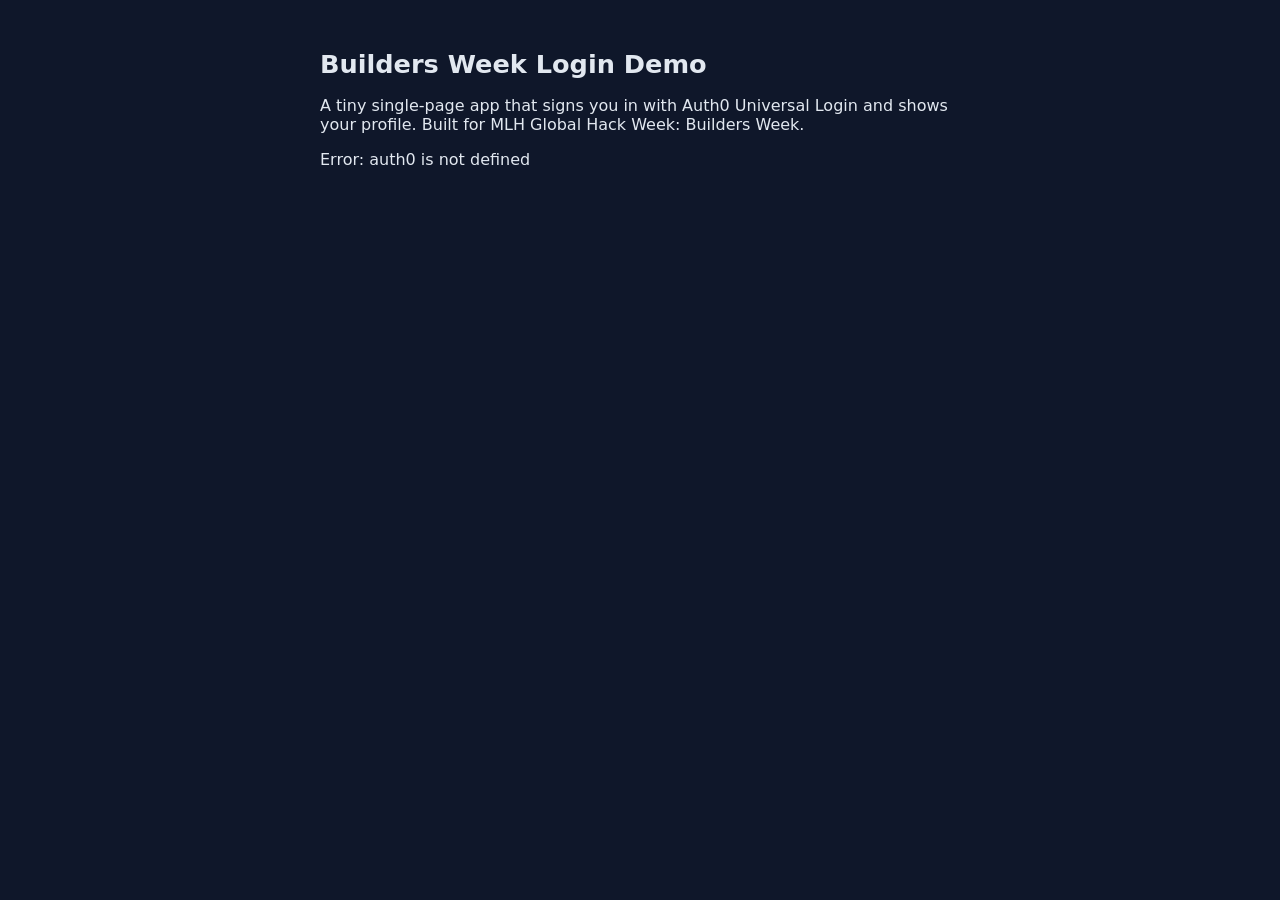
<file: auth0-demo/index.html>
<!DOCTYPE html>
<html lang="en">
<head>
<meta charset="utf-8" />
<meta name="viewport" content="width=device-width, initial-scale=1" />
<title>Builders Week Login Demo - Auth0</title>
<style>
  body { font-family: system-ui, sans-serif; background: #0f172a; color: #e2e8f0; margin: 0; padding: 2rem; }
  main { max-width: 640px; margin: 0 auto; }
  h1 { font-size: 1.6rem; }
  button { background: #6366f1; color: #fff; border: 0; border-radius: 8px; padding: 0.6rem 1.2rem; font-size: 1rem; cursor: pointer; }
  button:hover { background: #4f46e5; }
  pre { background: #1e293b; padding: 1rem; border-radius: 8px; overflow: auto; }
  #status { margin: 1rem 0; }
</style>
</head>
<body>
<main>
  <h1>Builders Week Login Demo</h1>
  <p>A tiny single-page app that signs you in with Auth0 Universal Login and shows your profile. Built for MLH Global Hack Week: Builders Week.</p>
  <p id="status">Loading...</p>
  <button id="login" hidden>Log in</button>
  <button id="logout" hidden>Log out</button>
  <pre id="profile" hidden></pre>
</main>
<script src="https://cdn.auth0.com/js/auth0-spa-js/2.0/auth0-spa-js.production.js"></script>
<script>
  var AUTH0_DOMAIN = 'dev-kcit4n6rij20q4zi.us.auth0.com';
  var AUTH0_CLIENT_ID = '7wyHonMGCMit8P772fQZd2CKH0SffdcA';
  var auth0Client = null;
  var statusEl = document.getElementById('status');
  var loginBtn = document.getElementById('login');
  var logoutBtn = document.getElementById('logout');
  var profileEl = document.getElementById('profile');

  function setStatus(text) { statusEl.textContent = text; }

  async function updateUI() {
    var isAuthenticated = await auth0Client.isAuthenticated();
    loginBtn.hidden = isAuthenticated;
    logoutBtn.hidden = !isAuthenticated;
    if (isAuthenticated) {
      var user = await auth0Client.getUser();
      setStatus('Signed in as ' + user.name + ' (' + user.email + ')');
      profileEl.hidden = false;
      profileEl.textContent = JSON.stringify(user, null, 2);
    } else {
      setStatus('You are not signed in yet. Click "Log in" to sign in with Auth0.');
      profileEl.hidden = true;
    }
  }

  async function init() {
    auth0Client = await auth0.createAuth0Client({
      domain: AUTH0_DOMAIN,
      clientId: AUTH0_CLIENT_ID,
      authorizationParams: { redirect_uri: window.location.href }
    });
    if (location.search.indexOf('code=') !== -1 && location.search.indexOf('state=') !== -1) {
      await auth0Client.handleRedirectCallback();
      window.history.replaceState({}, document.title, window.location.pathname);
    }
    await updateUI();
    loginBtn.addEventListener('click', function () { auth0Client.loginWithRedirect(); });
    logoutBtn.addEventListener('click', function () {
      auth0Client.logout({ logoutParams: { returnTo: window.location.href } });
    });
  }

  init().catch(function (err) { setStatus('Error: ' + err.message); });
</script>
</body>
</html>
</file>
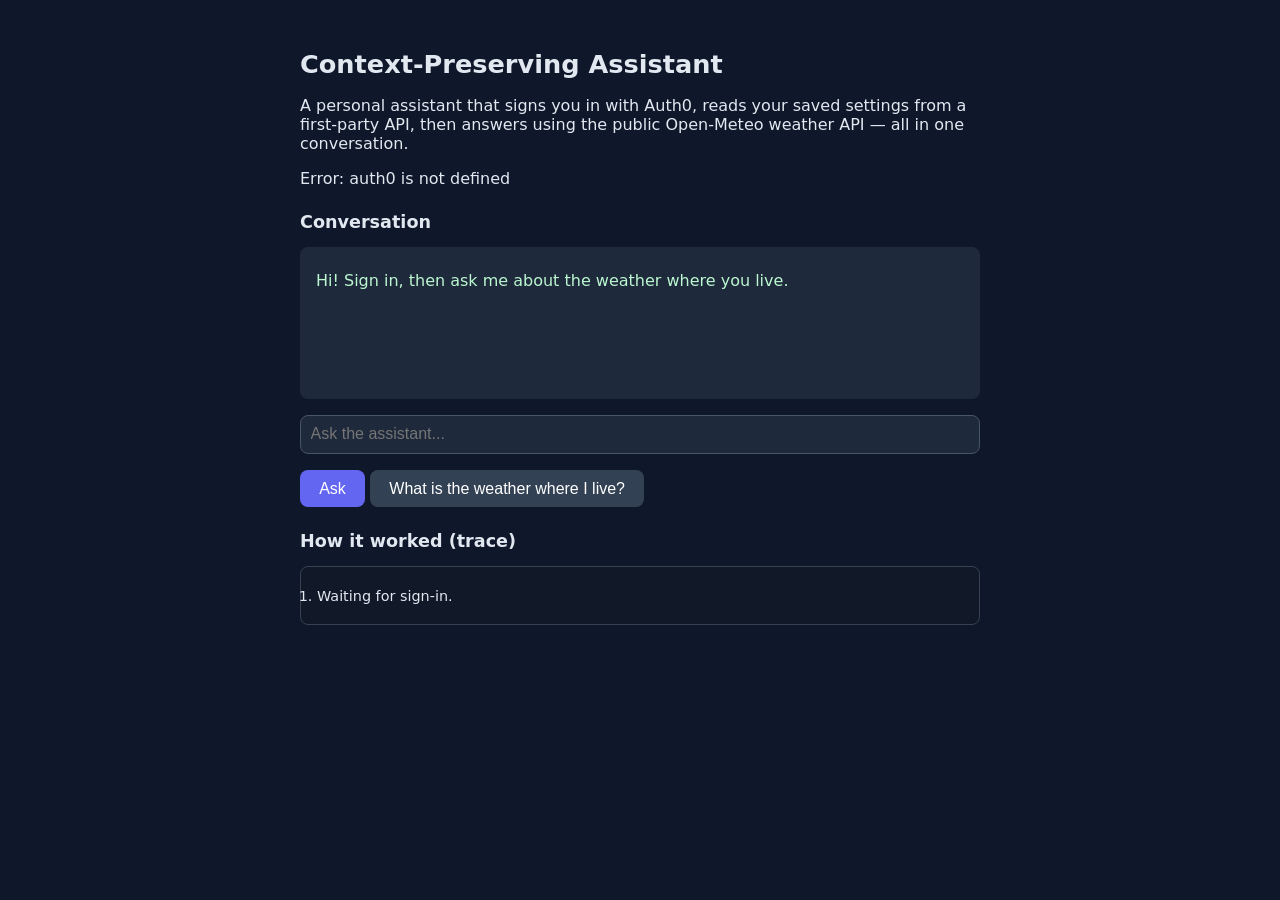
<file: context-assistant/index.html>
<!DOCTYPE html>
<html lang="en">
<head>
<meta charset="utf-8" />
<meta name="viewport" content="width=device-width, initial-scale=1" />
<title>Context-Preserving Assistant - Auth0</title>
<style>
  body { font-family: system-ui, sans-serif; background: #0f172a; color: #e2e8f0; margin: 0; padding: 2rem; }
  main { max-width: 680px; margin: 0 auto; }
  h1 { font-size: 1.6rem; }
  h2 { font-size: 1.1rem; margin-top: 1.5rem; }
  button { background: #6366f1; color: #fff; border: 0; border-radius: 8px; padding: 0.6rem 1.2rem; font-size: 1rem; cursor: pointer; }
  button:hover { background: #4f46e5; }
  button.secondary { background: #334155; }
  input[type="text"] { width: 100%; box-sizing: border-box; padding: 0.6rem; border-radius: 8px; border: 1px solid #475569; background: #1e293b; color: #e2e8f0; font-size: 1rem; }
  #chat { background: #1e293b; border-radius: 8px; padding: 1rem; min-height: 120px; }
  #chat p { margin: 0.5rem 0; }
  .user-msg { color: #93c5fd; }
  .assistant-msg { color: #bbf7d0; }
  #trace { background: #111827; border: 1px solid #374151; border-radius: 8px; padding: 1rem; font-size: 0.9rem; }
  #trace li { margin: 0.3rem 0; }
  code { background: #1e293b; padding: 0.1rem 0.3rem; border-radius: 4px; }
</style>
</head>
<body>
<main>
  <h1>Context-Preserving Assistant</h1>
  <p>A personal assistant that signs you in with Auth0, reads your saved settings from a first-party API, then answers using the public Open-Meteo weather API — all in one conversation.</p>
  <p id="status">Loading...</p>
  <p>
    <button id="login" hidden>Log in</button>
    <button id="logout" hidden>Log out</button>
  </p>
  <h2>Conversation</h2>
  <div id="chat"><p class="assistant-msg">Hi! Sign in, then ask me about the weather where you live.</p></div>
  <p><input id="question" type="text" placeholder="Ask the assistant..." /></p>
  <p>
    <button id="ask">Ask</button>
    <button id="suggest" class="secondary">What is the weather where I live?</button>
  </p>
  <h2>How it worked (trace)</h2>
  <ol id="trace"><li>Waiting for sign-in.</li></ol>
</main>
<script src="https://cdn.auth0.com/js/auth0-spa-js/2.0/auth0-spa-js.production.js"></script>
<script>
  var AUTH0_DOMAIN = 'dev-kcit4n6rij20q4zi.us.auth0.com';
  var AUTH0_CLIENT_ID = '7wyHonMGCMit8P772fQZd2CKH0SffdcA';
  var auth0Client = null;
  var currentUser = null;
  var idToken = null;
  var userSettings = null;
  var statusEl = document.getElementById('status');
  var loginBtn = document.getElementById('login');
  var logoutBtn = document.getElementById('logout');
  var chatEl = document.getElementById('chat');
  var questionEl = document.getElementById('question');
  var traceEl = document.getElementById('trace');

  function setStatus(text) { statusEl.textContent = text; }
  function addTrace(text) { var li = document.createElement('li'); li.textContent = text; traceEl.appendChild(li); }
  function addMessage(text, cls) { var p = document.createElement('p'); p.className = cls; p.textContent = text; chatEl.appendChild(p); }
  function weatherWord(code) {
    if (code === 0) return 'clear sky';
    if (code === 1 || code === 2 || code === 3) return 'partly cloudy';
    if (code === 45 || code === 48) return 'foggy';
    if (code === 51 || code === 53 || code === 55) return 'drizzle';
    if (code === 61 || code === 63 || code === 65 || code === 80 || code === 81 || code === 82) return 'rainy';
    if (code === 71 || code === 73 || code === 75 || code === 77 || code === 85 || code === 86) return 'snowy';
    if (code === 95 || code === 96 || code === 99) return 'thunderstorm';
    return 'overcast';
  }

  async function loadSettings() {
    var res = await fetch('settings.json', { headers: { 'Authorization': 'Bearer ' + idToken } });
    var allSettings = await res.json();
    userSettings = allSettings[currentUser.email] || allSettings['default'];
    addTrace('First-party API: GET settings.json with your Auth0 ID token returned your saved settings — home city ' + userSettings.homeCity + ', temperature unit ' + userSettings.temperatureUnit + '.');
  }

  async function answerWeather() {
    var url = 'https://api.open-meteo.com/v1/forecast?latitude=' + userSettings.latitude + '&longitude=' + userSettings.longitude + '&current=temperature_2m,relative_humidity_2m,weather_code,wind_speed_10m';
    var res = await fetch(url);
    var data = await res.json();
    var cur = data.current;
    addTrace('Third-party API: GET Open-Meteo for ' + userSettings.homeCity + ' returned ' + cur.temperature_2m + ' C, humidity ' + cur.relative_humidity_2m + '%, wind ' + cur.wind_speed_10m + ' km/h, weather code ' + cur.weather_code + '.');
    var unit = userSettings.temperatureUnit === 'celsius' ? 'C' : 'F';
    return 'Your saved home city is ' + userSettings.homeCity + ' and you prefer ' + userSettings.temperatureUnit + '. Right now it is ' + cur.temperature_2m + '°' + unit + ' there (' + weatherWord(cur.weather_code) + '), with ' + cur.relative_humidity_2m + '% humidity and wind at ' + cur.wind_speed_10m + ' km/h. I kept your settings from the first-party API and the weather from Open-Meteo in this one conversation.';
  }

  async function askAssistant() {
    var q = questionEl.value.trim();
    if (!q) return;
    addMessage('You: ' + q, 'user-msg');
    questionEl.value = '';
    if (!currentUser) {
      addMessage('Assistant: Please sign in first, so I can load your saved settings and answer with your own context.', 'assistant-msg');
      return;
    }
    if (!userSettings) { await loadSettings(); }
    if (/weather/i.test(q)) {
      try {
        var reply = await answerWeather();
        addMessage('Assistant: ' + reply, 'assistant-msg');
      } catch (err) {
        addMessage('Assistant: I could not reach the weather service: ' + err.message, 'assistant-msg');
      }
    } else {
      addMessage('Assistant: I can answer using your saved settings and live weather — try asking about the weather where you live.', 'assistant-msg');
    }
  }

  async function updateUI() {
    var isAuthenticated = await auth0Client.isAuthenticated();
    loginBtn.hidden = isAuthenticated;
    logoutBtn.hidden = !isAuthenticated;
    if (isAuthenticated) {
      currentUser = await auth0Client.getUser();
      idToken = await auth0Client.getTokenSilently();
      setStatus('Signed in as ' + currentUser.name + ' (' + currentUser.email + ')');
      addTrace('Auth0 Universal Login: signed in as ' + currentUser.name + ' (' + currentUser.email + ').');
      await loadSettings();
    } else {
      setStatus('You are not signed in yet. Click "Log in" to sign in with Auth0.');
    }
  }

  async function init() {
    auth0Client = await auth0.createAuth0Client({
      domain: AUTH0_DOMAIN,
      clientId: AUTH0_CLIENT_ID,
      authorizationParams: { redirect_uri: window.location.href }
    });
    if (location.search.indexOf('code=') !== -1 && location.search.indexOf('state=') !== -1) {
      await auth0Client.handleRedirectCallback();
      window.history.replaceState({}, document.title, window.location.pathname);
    }
    await updateUI();
    loginBtn.addEventListener('click', function () { auth0Client.loginWithRedirect(); });
    logoutBtn.addEventListener('click', function () {
      auth0Client.logout({ logoutParams: { returnTo: window.location.href } });
    });
    document.getElementById('ask').addEventListener('click', askAssistant);
    document.getElementById('suggest').addEventListener('click', function () {
      questionEl.value = 'What is the weather where I live?';
      askAssistant();
    });
    questionEl.addEventListener('keydown', function (e) { if (e.key === 'Enter') askAssistant(); });
  }

  init().catch(function (err) { setStatus('Error: ' + err.message); });
</script>
</body>
</html>
</file>
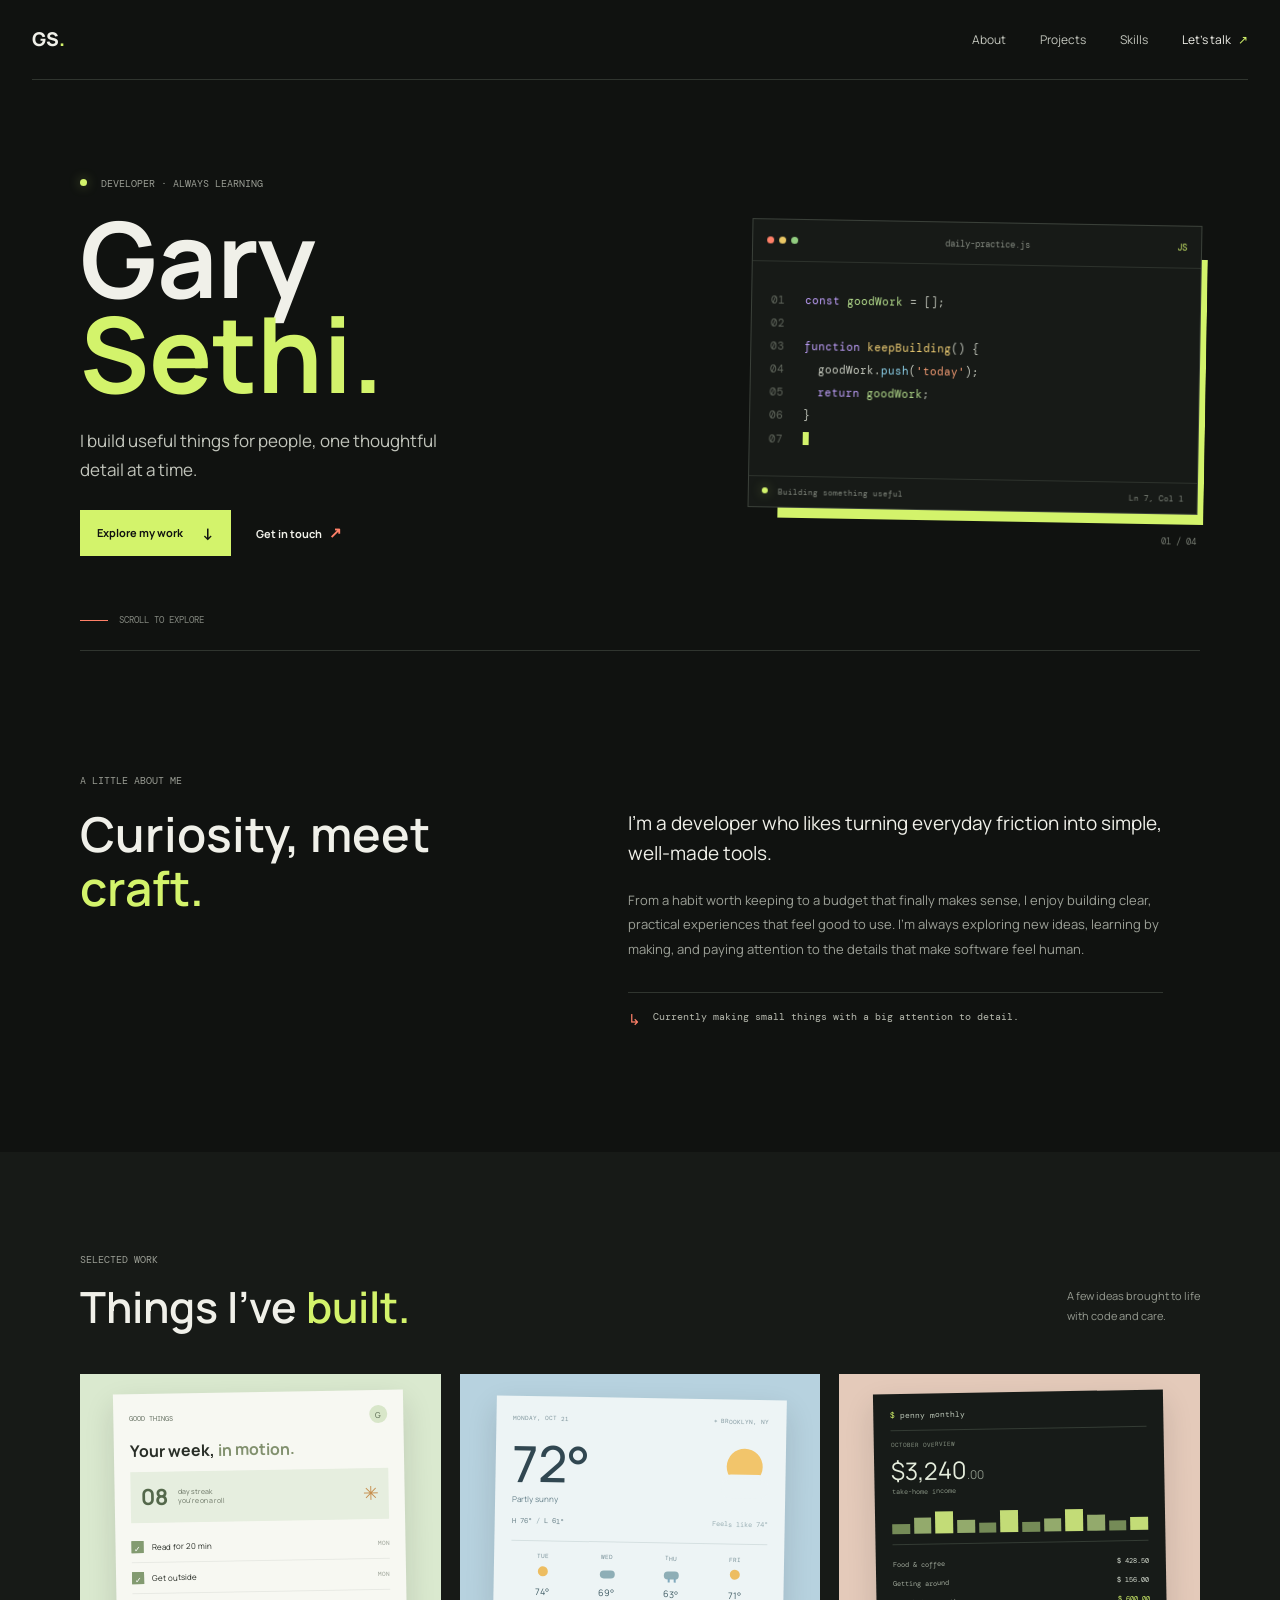
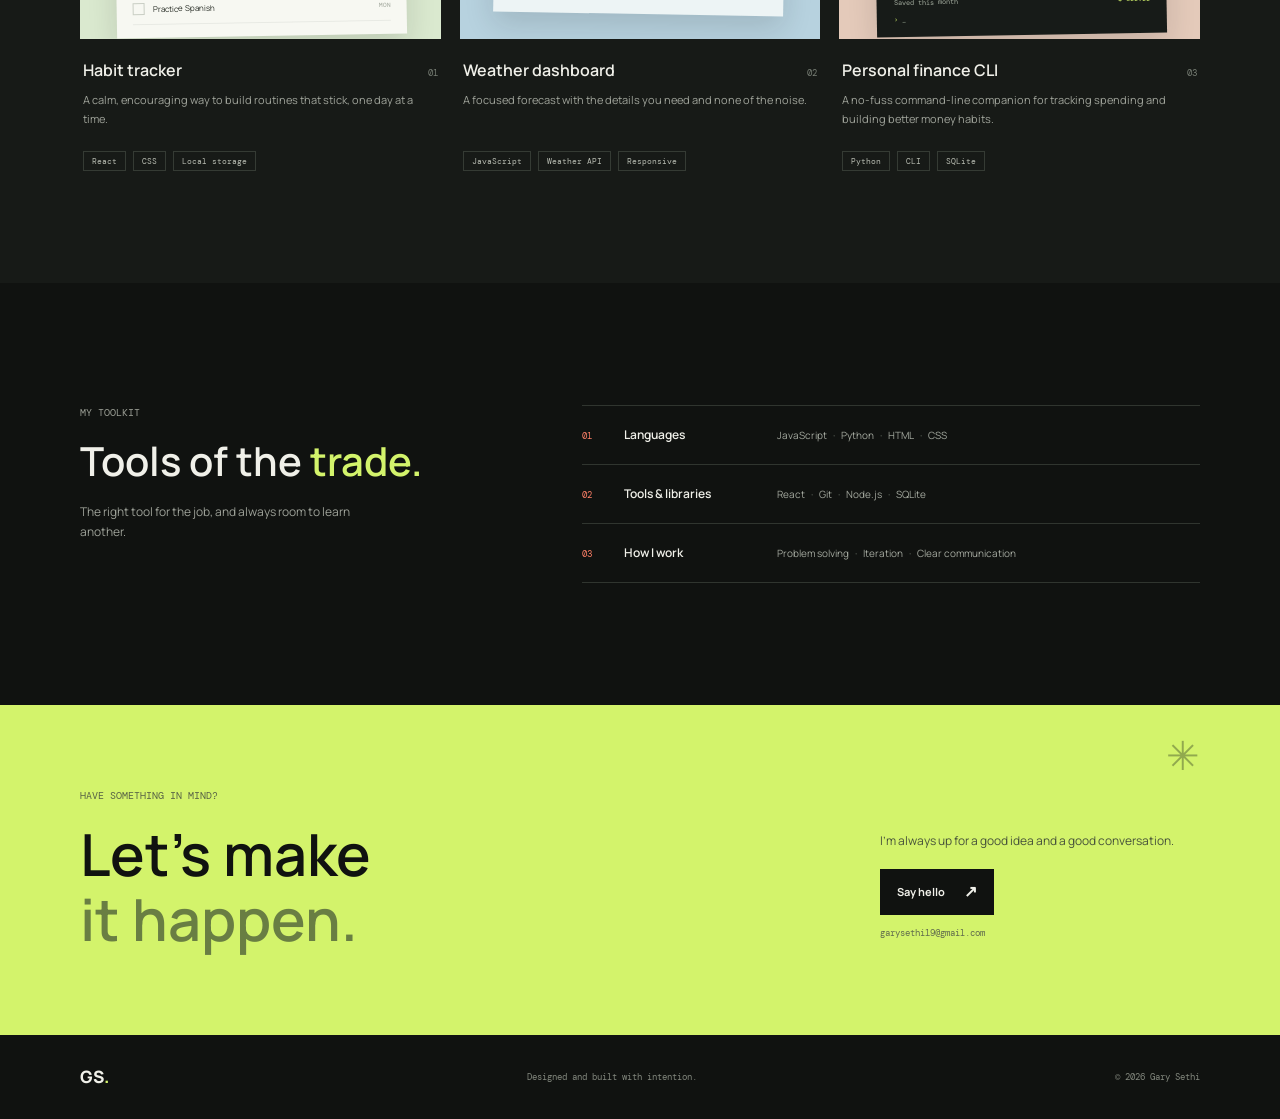
<file: portfolio/index.html>
<!doctype html>
<html lang="en">
  <head>
    <meta charset="utf-8">
    <meta name="viewport" content="width=device-width, initial-scale=1">
    <meta name="theme-color" content="#101210">
    <meta name="description" content="The portfolio of Gary Sethi, a developer who builds thoughtful tools for everyday life.">
    <title>Gary Sethi — Developer</title>
    <link rel="preconnect" href="https://fonts.googleapis.com">
    <link rel="preconnect" href="https://fonts.gstatic.com" crossorigin>
    <link href="https://fonts.googleapis.com/css2?family=DM+Mono:wght@400;500&family=Manrope:wght@400;500;600;700;800&display=swap" rel="stylesheet">
    <link rel="stylesheet" href="styles.css">
    <script src="script.js" defer></script>
  </head>
  <body>
    <a class="skip-link" href="#main">Skip to content</a>
    <header class="site-header">
      <a class="wordmark" href="#top" aria-label="Gary Sethi, home">GS<span>.</span></a>
      <button class="menu-toggle" type="button" aria-expanded="false" aria-controls="site-nav">
        <span class="menu-icon" aria-hidden="true"></span>
        <span class="sr-only">Toggle navigation</span>
      </button>
      <nav class="site-nav" id="site-nav" aria-label="Main navigation">
        <a href="#about">About</a>
        <a href="#projects">Projects</a>
        <a href="#skills">Skills</a>
        <a class="nav-contact" href="#contact">Let’s talk <span aria-hidden="true">↗</span></a>
      </nav>
    </header>

    <main id="main">
      <section class="hero page-width" id="top" aria-labelledby="hero-title">
        <div class="hero-copy">
          <p class="eyebrow"><span class="status-dot"></span> Developer · Always learning</p>
          <h1 id="hero-title">Gary<br><span>Sethi.</span></h1>
          <p class="hero-tagline">I build useful things for people, one thoughtful detail at a time.</p>
          <div class="hero-actions">
            <a class="button button-primary" href="#projects">Explore my work <span aria-hidden="true">↓</span></a>
            <a class="text-link" href="#contact">Get in touch <span aria-hidden="true">↗</span></a>
          </div>
        </div>
        <div class="hero-art" aria-label="A small code editor preview showing a project in progress" role="img">
          <div class="editor-bar">
            <div class="window-dots" aria-hidden="true"><i></i><i></i><i></i></div>
            <span>daily-practice.js</span>
            <span class="editor-mark">JS</span>
          </div>
          <div class="editor-code" aria-hidden="true">
            <div><span class="line-number">01</span><span class="code-purple">const</span> <span class="code-green">goodWork</span> = [];</div>
            <div><span class="line-number">02</span></div>
            <div><span class="line-number">03</span><span class="code-purple">function</span> <span class="code-yellow">keepBuilding</span>() {</div>
            <div><span class="line-number">04</span>&nbsp;&nbsp;goodWork.<span class="code-blue">push</span>(<span class="code-orange">'today'</span>);</div>
            <div><span class="line-number">05</span>&nbsp;&nbsp;<span class="code-purple">return</span> <span class="code-green">goodWork</span>;</div>
            <div><span class="line-number">06</span>}</div>
            <div class="cursor-row"><span class="line-number">07</span><span class="cursor"></span></div>
          </div>
          <div class="editor-footer"><span><span class="status-dot"></span> Building something useful</span><span>Ln 7, Col 1</span></div>
          <span class="art-index" aria-hidden="true">01 / 04</span>
        </div>
        <a class="scroll-cue" href="#about"><span></span> Scroll to explore</a>
      </section>

      <section class="section page-width about-section" id="about" aria-labelledby="about-title">
        <div class="section-heading">
          <p class="eyebrow">A little about me</p>
          <h2 id="about-title">Curiosity, meet<br><span class="accent-text">craft.</span></h2>
        </div>
        <div class="about-copy">
          <p class="about-lede">I’m a developer who likes turning everyday friction into simple, well-made tools.</p>
          <p>From a habit worth keeping to a budget that finally makes sense, I enjoy building clear, practical experiences that feel good to use. I’m always exploring new ideas, learning by making, and paying attention to the details that make software feel human.</p>
          <div class="about-note"><span class="note-mark" aria-hidden="true">↳</span><span>Currently making small things with a big attention to detail.</span></div>
        </div>
      </section>

      <section class="section projects-section" id="projects" aria-labelledby="projects-title">
        <div class="page-width">
          <div class="section-topline">
            <div>
              <p class="eyebrow">Selected work</p>
              <h2 id="projects-title">Things I’ve <span class="accent-text">built.</span></h2>
            </div>
            <p class="section-aside">A few ideas brought to life<br>with code and care.</p>
          </div>
          <div class="project-grid">
            <article class="project-card project-habit">
              <div class="project-visual habit-visual" aria-hidden="true">
                <div class="mini-app habit-app">
                  <div class="mini-app-head"><span>GOOD THINGS</span><span class="mini-avatar">G</span></div>
                  <div class="habit-title">Your week, <span>in motion.</span></div>
                  <div class="habit-streak"><strong>08</strong><span>day streak<br>you’re on a roll</span><i>✳</i></div>
                  <div class="habit-row"><span class="habit-check checked">✓</span><span>Read for 20 min</span><small>MON</small></div>
                  <div class="habit-row"><span class="habit-check checked">✓</span><span>Get outside</span><small>MON</small></div>
                  <div class="habit-row"><span class="habit-check"></span><span>Practice Spanish</span><small>MON</small></div>
                </div>
              </div>
              <div class="project-info">
                <div class="project-title-row"><h3>Habit tracker</h3><span class="project-number">01</span></div>
                <p>A calm, encouraging way to build routines that stick, one day at a time.</p>
                <ul class="tag-list" aria-label="Technologies"><li>React</li><li>CSS</li><li>Local storage</li></ul>
              </div>
            </article>

            <article class="project-card project-weather">
              <div class="project-visual weather-visual" aria-hidden="true">
                <div class="mini-app weather-app">
                  <div class="weather-top"><span>MONDAY, OCT 21</span><span>⌖ BROOKLYN, NY</span></div>
                  <div class="weather-main"><div><span class="weather-temp">72°</span><span class="weather-condition">Partly sunny</span></div><div class="sun-cloud"><span class="sun"></span><span class="cloud"></span></div></div>
                  <div class="weather-range">H 76° <span>/</span> L 61° <span class="weather-detail">Feels like 74°</span></div>
                  <div class="forecast">
                    <div><span>TUE</span><i class="forecast-sun"></i><b>74°</b></div>
                    <div><span>WED</span><i class="forecast-cloud"></i><b>69°</b></div>
                    <div><span>THU</span><i class="forecast-rain"></i><b>63°</b></div>
                    <div><span>FRI</span><i class="forecast-sun"></i><b>71°</b></div>
                  </div>
                </div>
              </div>
              <div class="project-info">
                <div class="project-title-row"><h3>Weather dashboard</h3><span class="project-number">02</span></div>
                <p>A focused forecast with the details you need and none of the noise.</p>
                <ul class="tag-list" aria-label="Technologies"><li>JavaScript</li><li>Weather API</li><li>Responsive</li></ul>
              </div>
            </article>

            <article class="project-card project-finance">
              <div class="project-visual finance-visual" aria-hidden="true">
                <div class="mini-app terminal-app">
                  <div class="terminal-head"><span class="terminal-symbol">$</span> penny monthly</div>
                  <div class="terminal-rule"></div>
                  <div class="terminal-label">OCTOBER OVERVIEW</div>
                  <div class="terminal-total">$3,240<span>.00</span></div>
                  <div class="terminal-caption">take-home income</div>
                  <div class="terminal-bars"><i></i><i></i><i></i><i></i><i></i><i></i><i></i><i></i><i></i><i></i><i></i><i></i></div>
                  <div class="terminal-rule"></div>
                  <div class="terminal-line"><span>Food &amp; coffee</span><b>$ 428.50</b></div>
                  <div class="terminal-line"><span>Getting around</span><b>$ 156.00</b></div>
                  <div class="terminal-line"><span>Saved this month</span><b class="terminal-saved">$ 600.00</b></div>
                  <div class="terminal-prompt"><span>›</span> _</div>
                </div>
              </div>
              <div class="project-info">
                <div class="project-title-row"><h3>Personal finance CLI</h3><span class="project-number">03</span></div>
                <p>A no-fuss command-line companion for tracking spending and building better money habits.</p>
                <ul class="tag-list" aria-label="Technologies"><li>Python</li><li>CLI</li><li>SQLite</li></ul>
              </div>
            </article>
          </div>
        </div>
      </section>

      <section class="section page-width skills-section" id="skills" aria-labelledby="skills-title">
        <div class="skills-intro">
          <p class="eyebrow">My toolkit</p>
          <h2 id="skills-title">Tools of the <span class="accent-text">trade.</span></h2>
          <p>The right tool for the job, and always room to learn another.</p>
        </div>
        <div class="skills-list">
          <div class="skill-group"><span class="skill-index">01</span><h3>Languages</h3><p>JavaScript <span>·</span> Python <span>·</span> HTML <span>·</span> CSS</p></div>
          <div class="skill-group"><span class="skill-index">02</span><h3>Tools &amp; libraries</h3><p>React <span>·</span> Git <span>·</span> Node.js <span>·</span> SQLite</p></div>
          <div class="skill-group"><span class="skill-index">03</span><h3>How I work</h3><p>Problem solving <span>·</span> Iteration <span>·</span> Clear communication</p></div>
        </div>
      </section>

      <section class="contact-section" id="contact" aria-labelledby="contact-title">
        <div class="page-width contact-inner">
          <div>
            <p class="eyebrow">Have something in mind?</p>
            <h2 id="contact-title">Let’s make<br><span>it happen.</span></h2>
          </div>
          <div class="contact-action">
            <p>I’m always up for a good idea and a good conversation.</p>
            <a class="button button-light" href="mailto:garysethi19@gmail.com">Say hello <span aria-hidden="true">↗</span></a>
            <span class="contact-email">garysethi19@gmail.com</span>
          </div>
          <span class="contact-spark" aria-hidden="true">✳</span>
        </div>
      </section>
    </main>

    <footer class="site-footer page-width">
      <a class="wordmark" href="#top" aria-label="Back to top">GS<span>.</span></a>
      <p>Designed and built with intention.</p>
      <span>© <span id="current-year">2026</span> Gary Sethi</span>
    </footer>
  </body>
</html>
</file>
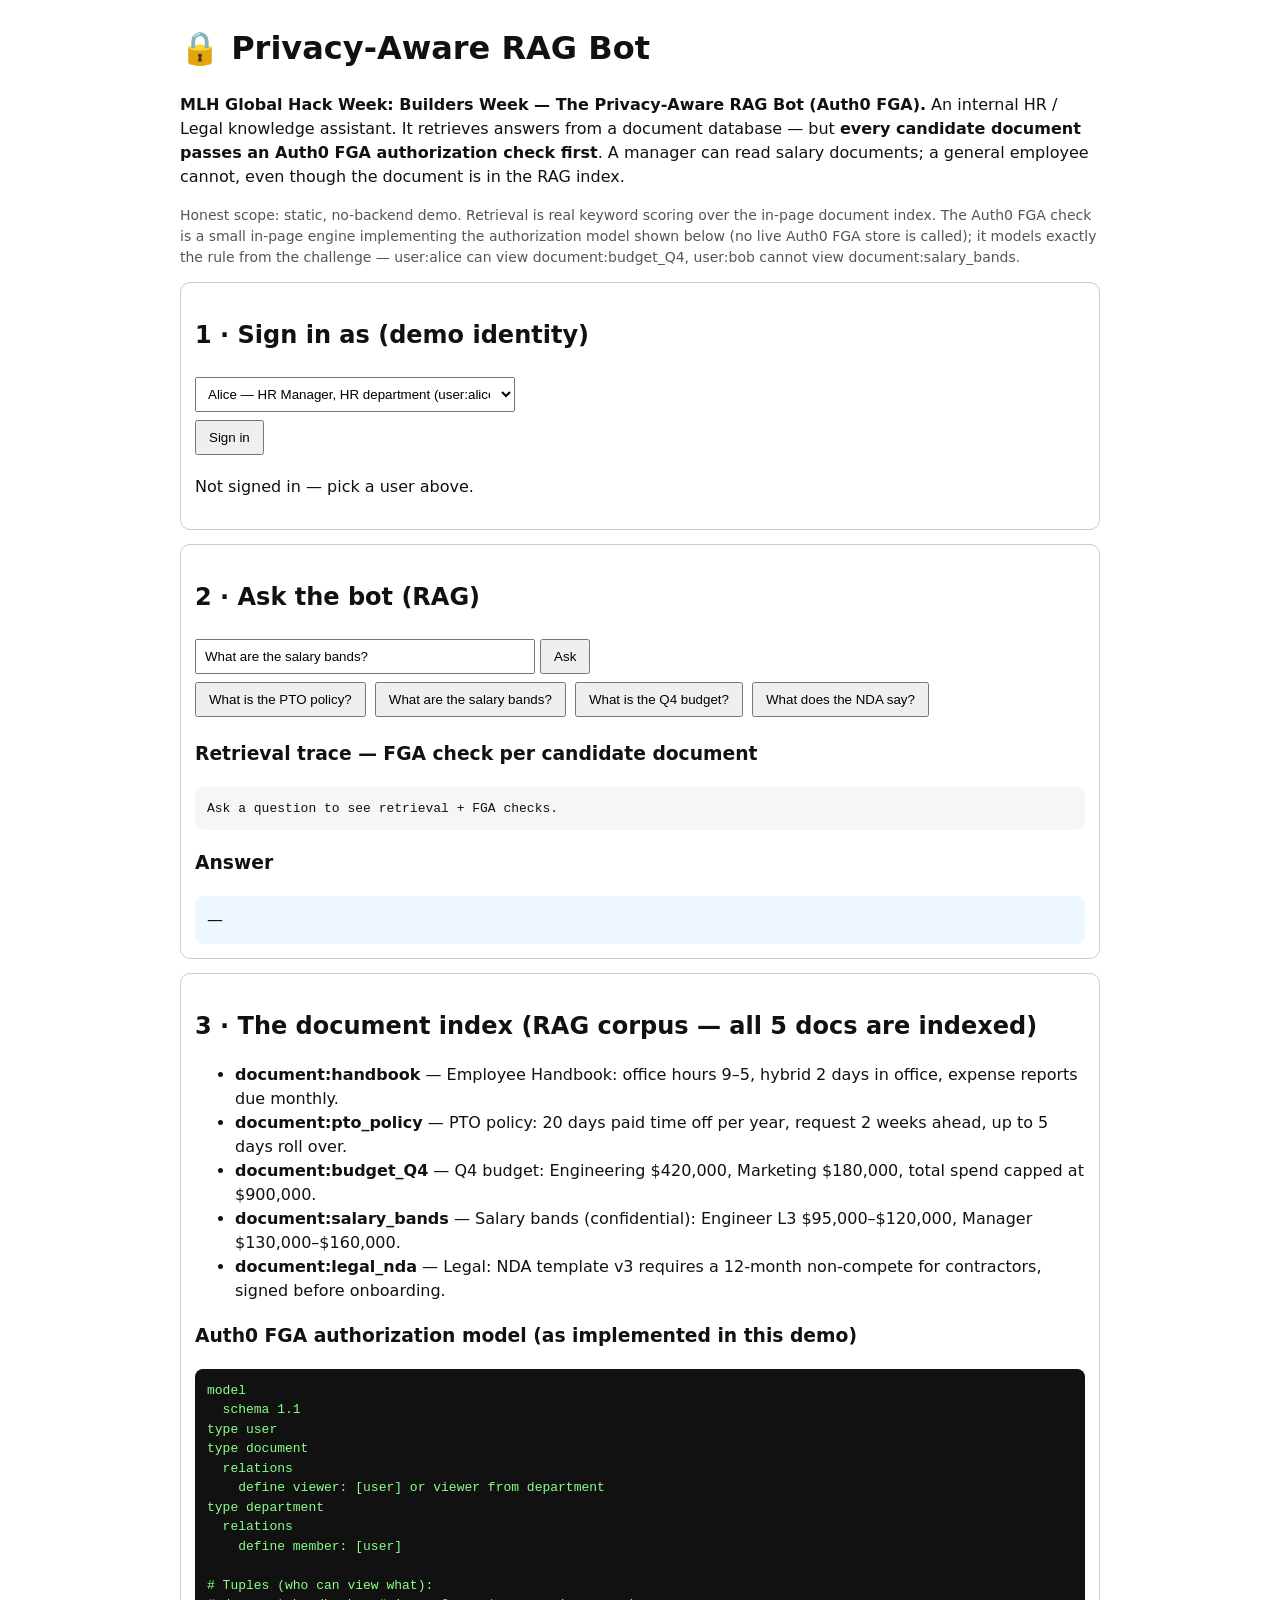
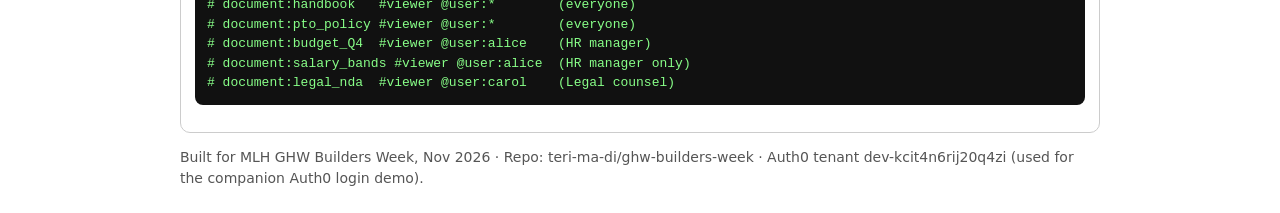
<file: privacy-rag-bot/index.html>
<!doctype html><html lang="en"><head><meta charset="utf-8"><meta name="viewport" content="width=device-width,initial-scale=1"><title>Privacy-Aware RAG Bot — Auth0 FGA Demo</title><style>body{font-family:system-ui,sans-serif;max-width:920px;margin:24px auto;padding:0 16px;line-height:1.5;color:#111}section{border:1px solid #ccc;border-radius:10px;padding:14px;margin:14px 0}button{padding:8px 12px;margin:4px 4px 4px 0;cursor:pointer}input,select{padding:8px;margin:4px 0;width:320px;max-width:100%}.allow{color:#0a7d0a;font-weight:bold}.deny{color:#c00;font-weight:bold}#trace{font-family:monospace;background:#f6f6f6;padding:12px;border-radius:8px;white-space:pre-wrap}#answer{background:#eef6ff;padding:12px;border-radius:8px;white-space:pre-wrap}.muted{color:#555;font-size:14px}pre{background:#111;color:#8f8;font-size:13px;padding:12px;border-radius:8px;overflow:auto}</style></head><body>
<h1>🔒 Privacy-Aware RAG Bot</h1>
<p><b>MLH Global Hack Week: Builders Week — The Privacy-Aware RAG Bot (Auth0 FGA).</b> An internal HR / Legal knowledge assistant. It retrieves answers from a document database — but <b>every candidate document passes an Auth0 FGA authorization check first</b>. A manager can read salary documents; a general employee cannot, even though the document is in the RAG index.</p>
<p class="muted">Honest scope: static, no-backend demo. Retrieval is real keyword scoring over the in-page document index. The Auth0 FGA check is a small in-page engine implementing the authorization model shown below (no live Auth0 FGA store is called); it models exactly the rule from the challenge — user:alice can view document:budget_Q4, user:bob cannot view document:salary_bands.</p>
<section><h2>1 · Sign in as (demo identity)</h2>
<select id="who"><option value="alice">Alice — HR Manager, HR department (user:alice)</option><option value="bob">Bob — Software Engineer, Engineering (user:bob)</option><option value="carol">Carol — Legal Counsel, Legal (user:carol)</option></select><br><button onclick="signin()">Sign in</button>
<p id="me">Not signed in — pick a user above.</p></section>
<section><h2>2 · Ask the bot (RAG)</h2>
<input id="q" value="What are the salary bands?" placeholder="Ask about PTO, salary bands, Q4 budget, NDA, office hours…">
<button onclick="ask()">Ask</button><br>
<button onclick="sample('What is the PTO policy?')">What is the PTO policy?</button>
<button onclick="sample('What are the salary bands?')">What are the salary bands?</button>
<button onclick="sample('What is the Q4 budget?')">What is the Q4 budget?</button>
<button onclick="sample('What does the NDA say?')">What does the NDA say?</button>
<h3>Retrieval trace — FGA check per candidate document</h3><div id="trace">Ask a question to see retrieval + FGA checks.</div>
<h3>Answer</h3><div id="answer">—</div></section>
<section><h2>3 · The document index (RAG corpus — all 5 docs are indexed)</h2><ul><li><b>document:handbook</b> — Employee Handbook: office hours 9–5, hybrid 2 days in office, expense reports due monthly.</li><li><b>document:pto_policy</b> — PTO policy: 20 days paid time off per year, request 2 weeks ahead, up to 5 days roll over.</li><li><b>document:budget_Q4</b> — Q4 budget: Engineering $420,000, Marketing $180,000, total spend capped at $900,000.</li><li><b>document:salary_bands</b> — Salary bands (confidential): Engineer L3 $95,000–$120,000, Manager $130,000–$160,000.</li><li><b>document:legal_nda</b> — Legal: NDA template v3 requires a 12-month non-compete for contractors, signed before onboarding.</li></ul>
<h3>Auth0 FGA authorization model (as implemented in this demo)</h3><pre>model
  schema 1.1
type user
type document
  relations
    define viewer: [user] or viewer from department
type department
  relations
    define member: [user]

# Tuples (who can view what):
# document:handbook   #viewer @user:*        (everyone)
# document:pto_policy #viewer @user:*        (everyone)
# document:budget_Q4  #viewer @user:alice    (HR manager)
# document:salary_bands #viewer @user:alice  (HR manager only)
# document:legal_nda  #viewer @user:carol    (Legal counsel)</pre></section>
<p class="muted">Built for MLH GHW Builders Week, Nov 2026 · Repo: teri-ma-di/ghw-builders-week · Auth0 tenant dev-kcit4n6rij20q4zi (used for the companion Auth0 login demo).</p>
<script>
const DOCS=[{id:'handbook',title:'Employee Handbook',text:'Employee Handbook: office hours 9–5, hybrid 2 days in office, expense reports due monthly.',kw:['handbook','hours','office','hybrid','expense']},{id:'pto_policy',title:'PTO policy',text:'PTO policy: 20 days paid time off per year, request 2 weeks ahead, up to 5 days roll over.',kw:['pto','time','off','vacation','days','leave']},{id:'budget_Q4',title:'Q4 budget',text:'Q4 budget: Engineering $420,000, Marketing $180,000, total spend capped at $900,000.',kw:['budget','q4','spend','engineering','marketing','money']},{id:'salary_bands',title:'Salary bands',text:'Salary bands (confidential): Engineer L3 $95,000–$120,000, Manager $130,000–$160,000.',kw:['salary','bands','pay','compensation','wage']},{id:'legal_nda',title:'NDA template',text:'Legal: NDA template v3 requires a 12-month non-compete for contractors, signed before onboarding.',kw:['nda','legal','non-compete','contractor','onboarding']}];
const USERS={alice:{label:'Alice — HR Manager, HR',can:['handbook','pto_policy','budget_Q4','salary_bands']},bob:{label:'Bob — Software Engineer, Engineering',can:['handbook','pto_policy']},carol:{label:'Carol — Legal Counsel, Legal',can:['handbook','pto_policy','legal_nda']}};
let current=null;
function signin(){current=document.getElementById('who').value;const u=USERS[current];document.getElementById('me').textContent='Signed in as '+u.label+' (user:'+current+'). Can view: '+u.can.map(function(d){return 'document:'+d;}).join(', ')+'.';}
function canView(docId){return current && USERS[current].can.indexOf(docId)>=0;}
function sample(q){document.getElementById('q').value=q;ask();}
function ask(){if(!current){document.getElementById('answer').textContent='Please sign in first (step 1).';return;}const q=document.getElementById('q').value.toLowerCase();const words=q.replace(/[^a-z0-9 ]/g,'').split(/\s+/).filter(function(w){return w.length>2;});const scored=DOCS.map(function(d){const hits=d.kw.filter(function(k){return words.indexOf(k)>=0||q.indexOf(k)>=0;});return {d:d,hits:hits};}).filter(function(x){return x.hits.length>0;}).sort(function(a,b){return b.hits.length-a.hits.length;});let trace='Query: "'+document.getElementById('q').value+'" as user:'+current+'\n';if(!scored.length){trace+='No documents matched the query.';document.getElementById('trace').textContent=trace;document.getElementById('answer').textContent='I could not find a relevant document you can access.';return;}const allowed=[],denied=[];scored.forEach(function(x){const ok=canView(x.d.id);trace+='candidate document:'+x.d.id+'  (keyword matches: '+x.hits.join(', ')+')\n  FGA check: user:'+current+' can view document:'+x.d.id+' ? '+(ok?'ALLOWED':'DENIED')+'\n';if(ok)allowed.push(x.d);else denied.push(x.d);});document.getElementById('trace').textContent=trace;if(allowed.length){document.getElementById('answer').textContent='Based on '+allowed.map(function(d){return 'document:'+d.id;}).join(', ')+':\n\n'+allowed.map(function(d){return d.text;}).join('\n')+(denied.length?'\n\n(Note: '+denied.length+' matching document(s) were excluded by the FGA check — you do not have access to them.)':'');}else{document.getElementById('answer').textContent='I found '+denied.length+' document(s) that match your question, but you do not have access to them. FGA check: user:'+current+' cannot view '+denied.map(function(d){return 'document:'+d.id;}).join(', ')+'. I cannot use them to answer — please ask your HR manager.';}}
</script></body></html>
</file>
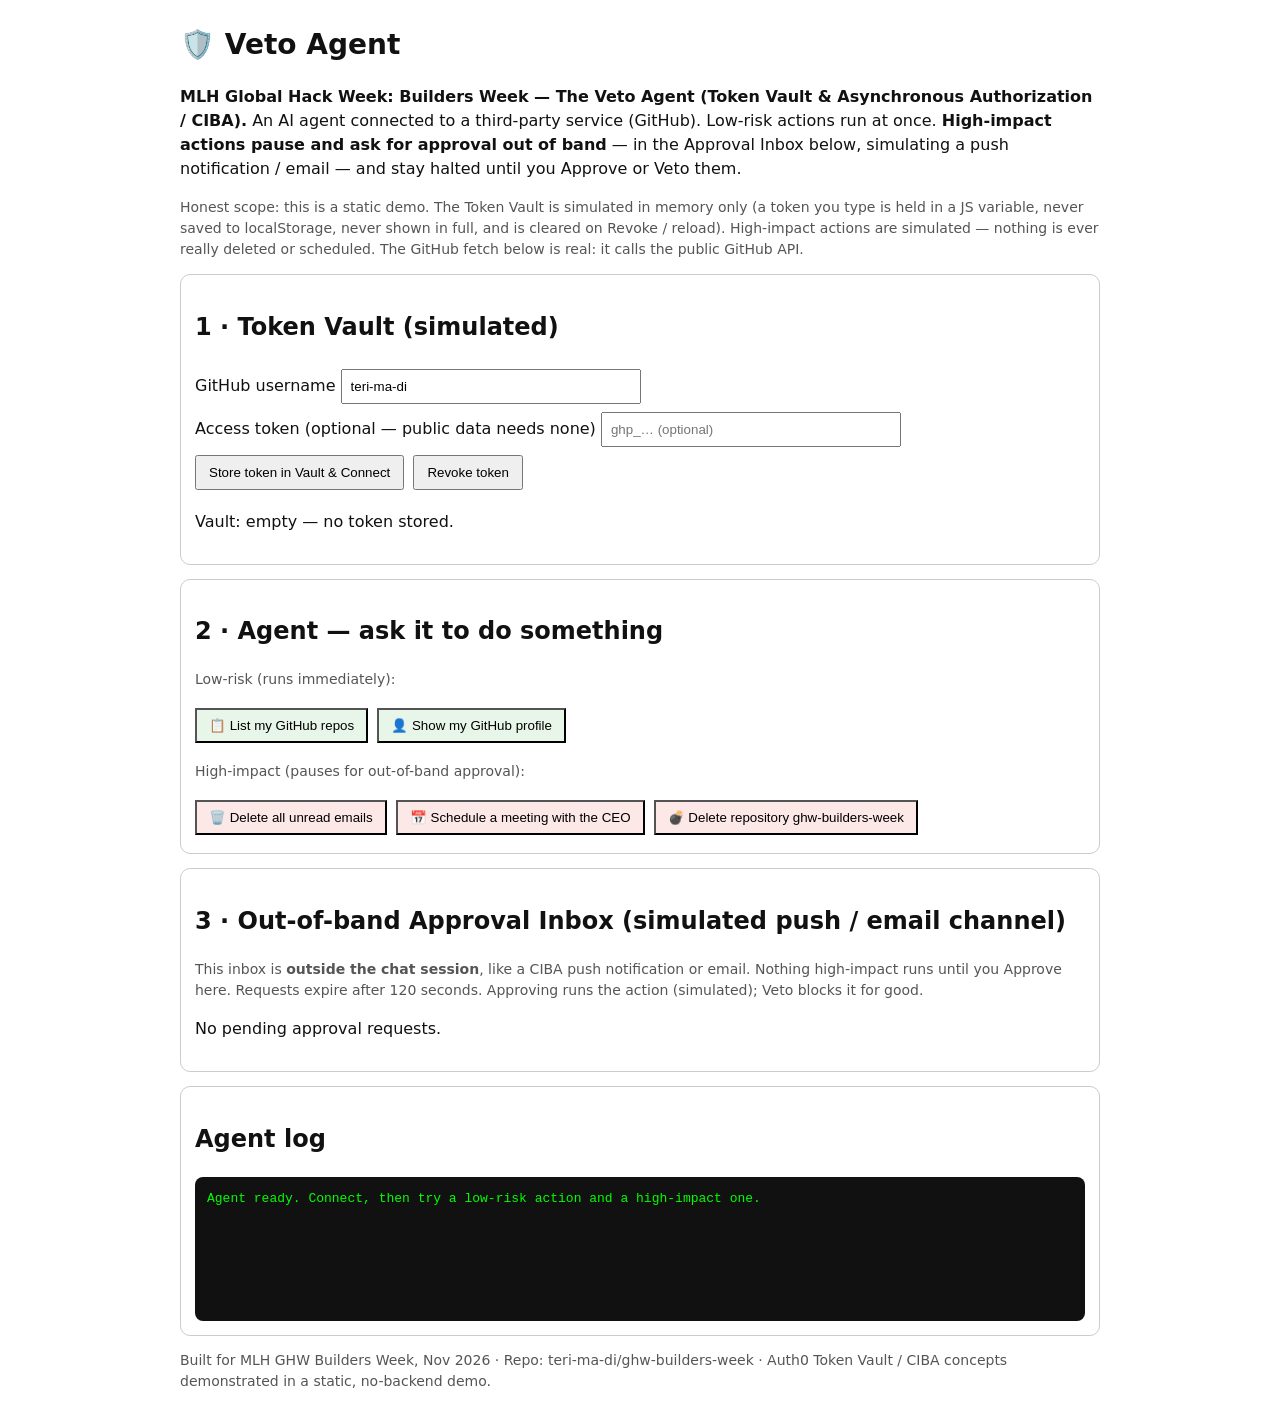
<file: veto-agent/index.html>
<!doctype html><html lang="en"><head><meta charset="utf-8"><meta name="viewport" content="width=device-width,initial-scale=1"><title>Veto Agent — Token Vault &amp; CIBA Demo</title><style>body{font-family:system-ui,sans-serif;max-width:920px;margin:24px auto;padding:0 16px;line-height:1.5;color:#111}h1{font-size:28px}section{border:1px solid #ccc;border-radius:10px;padding:14px;margin:14px 0}button{padding:8px 12px;margin:4px 4px 4px 0;cursor:pointer}input{padding:8px;margin:4px 0;width:280px;max-width:100%}.high{background:#fde8e8}.low{background:#e8f5e9}.pend{background:#fff3cd;border:1px solid #d4a017;border-radius:8px;padding:10px;margin:8px 0}#log{background:#111;color:#0f0;padding:12px;border-radius:8px;white-space:pre-wrap;font-family:monospace;min-height:120px}.muted{color:#555;font-size:14px}</style></head><body>
<h1>🛡️ Veto Agent</h1>
<p><b>MLH Global Hack Week: Builders Week — The Veto Agent (Token Vault &amp; Asynchronous Authorization / CIBA).</b> An AI agent connected to a third-party service (GitHub). Low-risk actions run at once. <b>High-impact actions pause and ask for approval out of band</b> — in the Approval Inbox below, simulating a push notification / email — and stay halted until you Approve or Veto them.</p>
<p class="muted">Honest scope: this is a static demo. The Token Vault is simulated in memory only (a token you type is held in a JS variable, never saved to localStorage, never shown in full, and is cleared on Revoke / reload). High-impact actions are simulated — nothing is ever really deleted or scheduled. The GitHub fetch below is real: it calls the public GitHub API.</p>
<section><h2>1 · Token Vault (simulated)</h2>
<label>GitHub username <input id="user" value="teri-ma-di"></label><br>
<label>Access token (optional — public data needs none) <input id="tok" type="password" placeholder="ghp_… (optional)"></label><br>
<button onclick="connect()">Store token in Vault &amp; Connect</button> <button onclick="revoke()">Revoke token</button>
<p id="vault">Vault: empty — no token stored.</p></section>
<section><h2>2 · Agent — ask it to do something</h2>
<p class="muted">Low-risk (runs immediately):</p>
<button class="low" onclick="listRepos()">📋 List my GitHub repos</button>
<button class="low" onclick="showProfile()">👤 Show my GitHub profile</button>
<p class="muted">High-impact (pauses for out-of-band approval):</p>
<button class="high" onclick="ask('Delete all unread emails','Gmail — delete every unread email')">🗑️ Delete all unread emails</button>
<button class="high" onclick="ask('Schedule a meeting with the CEO','Google Calendar — book 1h with the CEO tomorrow 9:00')">📅 Schedule a meeting with the CEO</button>
<button class="high" onclick="ask('Delete repository ghw-builders-week','GitHub — permanently delete this repository')">💣 Delete repository ghw-builders-week</button>
<div id="result"></div></section>
<section><h2>3 · Out-of-band Approval Inbox (simulated push / email channel)</h2>
<p class="muted">This inbox is <b>outside the chat session</b>, like a CIBA push notification or email. Nothing high-impact runs until you Approve here. Requests expire after 120 seconds. Approving runs the action (simulated); Veto blocks it for good.</p>
<div id="inbox"><p>No pending approval requests.</p></div></section>
<section><h2>Agent log</h2><div id="log">Agent ready. Connect, then try a low-risk action and a high-impact one.
</div></section>
<p class="muted">Built for MLH GHW Builders Week, Nov 2026 · Repo: teri-ma-di/ghw-builders-week · Auth0 Token Vault / CIBA concepts demonstrated in a static, no-backend demo.</p>
<script>
let vaultToken=null, vaultUser='teri-ma-di', seq=0; const pending={};
function log(m){document.getElementById('log').textContent+=m+'\n';}
function connect(){vaultUser=document.getElementById('user').value.trim()||'teri-ma-di';const t=document.getElementById('tok').value;vaultToken=t||null;document.getElementById('vault').textContent=vaultToken?('Vault: GitHub token stored in memory only — ••••'+vaultToken.slice(-4)+' — scope: read-only demo, never persisted.'):('Vault: connected as '+vaultUser+' — no token stored (public GitHub data only).');log('Connected to GitHub as '+vaultUser+(vaultToken?' (token held in memory, masked)':''));}
function revoke(){vaultToken=null;document.getElementById('tok').value='';document.getElementById('vault').textContent='Vault: empty — token revoked.';log('Token revoked from Vault.');}
async function gh(path){const h={};if(vaultToken)h.Authorization='Bearer '+vaultToken;const r=await fetch('https://api.github.com'+path,{headers:h});if(!r.ok)throw new Error('GitHub API '+r.status);return r.json();}
async function listRepos(){try{const d=await gh('/users/'+encodeURIComponent(vaultUser)+'/repos?per_page=100');document.getElementById('result').innerHTML='<h3>Repos for '+vaultUser+' ('+d.length+')</h3><ul>'+d.map(function(x){return '<li><b>'+x.name+'</b> — '+(x.description||'');}).join('')+'</ul>';log('LOW-RISK: listed '+d.length+' repos for '+vaultUser+' — executed immediately, no approval needed.');}catch(e){log('Fetch failed: '+e.message);}}
async function showProfile(){try{const d=await gh('/users/'+encodeURIComponent(vaultUser));document.getElementById('result').innerHTML='<h3>'+d.login+'</h3><p>'+(d.bio||'')+'</p><p>Public repos: '+d.public_repos+' · Followers: '+d.followers+'</p>';log('LOW-RISK: fetched profile for '+vaultUser+' — executed immediately.');}catch(e){log('Fetch failed: '+e.message);}}
function ask(action,detail){seq++;const id=seq;const label='REQ-'+String(id).padStart(3,'0');pending[id]={action:action,detail:detail,label:label,expires:Date.now()+120000};log('HIGH-IMPACT: "'+action+'" — EXECUTION HALTED. CIBA approval request '+label+' sent out of band. Waiting for approval outside the chat…');renderInbox();}
function renderInbox(){const el=document.getElementById('inbox');const ids=Object.keys(pending);if(!ids.length){el.innerHTML='<p>No pending approval requests.</p>';return;}el.innerHTML=ids.map(function(id){const p=pending[id];const s=Math.max(0,Math.ceil((p.expires-Date.now())/1000));return '<div class="pend"><b>Approval request '+p.label+'</b><br>Action: <b>'+p.action+'</b><br>'+p.detail+'<br>Expires in '+s+'s — the agent is paused until you decide.<br><button onclick="decide('+id+',true)">Approve</button> <button onclick="decide('+id+',false)">Veto</button></div>';}).join('');}
function decide(id,ok){const p=pending[id];if(!p)return;delete pending[id];renderInbox();if(ok){log('APPROVED out of band ('+p.label+'): "'+p.action+'" — EXECUTED (simulated; no real data was deleted or scheduled).');document.getElementById('result').innerHTML='<p>Approved — "'+p.action+'" executed (simulated).</p>';}else{log('VETOED out of band ('+p.label+'): "'+p.action+'" — BLOCKED. Nothing was executed.');document.getElementById('result').innerHTML='<p>Vetoed — "'+p.action+'" was NOT executed.</p>';}}
setInterval(function(){const now=Date.now();let changed=false;for(const id of Object.keys(pending)){if(pending[id].expires<=now){log('EXPIRED ('+pending[id].label+'): "'+pending[id].action+'" — approval window closed. NOT executed.');delete pending[id];changed=true;}}if(changed)renderInbox();else if(Object.keys(pending).length)renderInbox();},1000);
</script></body></html>
</file>
<file: portfolio/styles.css>
:root {
  color-scheme: dark;
  --ink: #101210;
  --ink-soft: #171a17;
  --panel: #1d211d;
  --paper: #f0f0e9;
  --muted: #9a9d94;
  --line: #30352f;
  --lime: #d3f36b;
  --coral: #ff8068;
  --blue: #a9c8ff;
  --font-sans: "Manrope", "Trebuchet MS", sans-serif;
  --font-mono: "DM Mono", "Courier New", monospace;
}

* { box-sizing: border-box; }
html { scroll-behavior: smooth; scroll-padding-top: 5rem; }
body {
  margin: 0;
  background: var(--ink);
  color: var(--paper);
  font-family: var(--font-sans);
  font-size: 15px;
  line-height: 1.65;
  -webkit-font-smoothing: antialiased;
}
a { color: inherit; text-decoration: none; }
button { font: inherit; }
.page-width { width: min(1120px, calc(100% - 64px)); margin-inline: auto; }
.sr-only, .skip-link:not(:focus) { position: absolute; width: 1px; height: 1px; padding: 0; margin: -1px; overflow: hidden; clip: rect(0, 0, 0, 0); white-space: nowrap; border: 0; }
.skip-link:focus { position: fixed; z-index: 20; top: 12px; left: 12px; padding: 10px 14px; background: var(--lime); color: var(--ink); }

.site-header {
  height: 80px;
  width: min(1280px, calc(100% - 64px));
  margin: 0 auto;
  display: flex;
  align-items: center;
  justify-content: space-between;
  border-bottom: 1px solid var(--line);
}
.wordmark { font-size: 19px; font-weight: 800; letter-spacing: 0; }
.wordmark span { color: var(--lime); }
.site-nav { display: flex; align-items: center; gap: 34px; font-size: 12px; color: #c3c6bd; }
.site-nav a { transition: color 160ms ease; }
.site-nav a:hover, .site-nav a:focus-visible { color: var(--lime); }
.site-nav .nav-contact { color: var(--paper); }
.nav-contact span { margin-left: 5px; color: var(--lime); }
.menu-toggle { display: none; }

.hero { position: relative; min-height: 570px; padding-top: 86px; padding-bottom: 84px; display: grid; grid-template-columns: 1.05fr .95fr; align-items: center; gap: 58px; }
.eyebrow { margin: 0 0 19px; color: var(--muted); font: 10px/1.5 var(--font-mono); letter-spacing: 0; text-transform: uppercase; }
.status-dot { display: inline-block; width: 7px; height: 7px; margin-right: 8px; border-radius: 50%; background: var(--lime); box-shadow: 0 0 12px #d3f36b66; vertical-align: 1px; }
.hero h1 { margin: 0; font-size: clamp(70px, 8.2vw, 112px); font-weight: 700; line-height: .91; letter-spacing: 0; }
.hero h1 span { color: var(--lime); }
.hero-tagline { max-width: 380px; margin: 26px 0 26px; color: #c1c4bb; font-size: 17px; line-height: 1.7; }
.hero-actions { display: flex; align-items: center; gap: 25px; }
.button { min-height: 46px; padding: 0 17px; display: inline-flex; align-items: center; justify-content: center; gap: 19px; font-size: 11px; font-weight: 700; transition: transform 160ms ease, background 160ms ease; }
.button:hover { transform: translateY(-2px); }
.button-primary { background: var(--lime); color: var(--ink); }
.button-primary:hover { background: #e1fb8b; }
.button span { font-size: 16px; }
.text-link { font-size: 11px; font-weight: 700; }
.text-link span { padding-left: 5px; color: var(--coral); font-size: 15px; }
.hero-art { position: relative; width: 100%; max-width: 450px; justify-self: end; border: 1px solid #3a4039; background: #171a17; box-shadow: 18px 22px 0 -12px #d3f36b; transform: rotate(1deg); animation: arrive 700ms 100ms both; }
.editor-bar { height: 42px; padding: 0 14px; display: flex; align-items: center; justify-content: space-between; border-bottom: 1px solid #2d322c; color: #858b81; font: 9px var(--font-mono); }
.window-dots { display: flex; gap: 5px; }
.window-dots i { display: block; width: 7px; height: 7px; border-radius: 50%; background: #ff8068; }
.window-dots i:nth-child(2) { background: #eac765; }
.window-dots i:nth-child(3) { background: #92cd80; }
.editor-mark { color: var(--lime); }
.editor-code { padding: 27px 19px 25px; color: #c4c8bd; font: 11px/2.1 var(--font-mono); }
.editor-code > div { white-space: pre; }
.line-number { display: inline-block; width: 34px; color: #62685e; }
.code-purple { color: #c2a2ff; }
.code-green { color: #b6df8e; }
.code-yellow { color: #f4d276; }
.code-blue { color: #8ed3ec; }
.code-orange { color: #f09a72; }
.cursor { display: inline-block; width: 6px; height: 13px; background: var(--lime); vertical-align: -2px; animation: blink 1s steps(2) infinite; }
.editor-footer { min-height: 31px; padding: 0 13px; display: flex; justify-content: space-between; align-items: center; border-top: 1px solid #2d322c; color: #82887e; font: 8px var(--font-mono); }
.editor-footer .status-dot { width: 6px; height: 6px; margin-right: 5px; }
.art-index { position: absolute; right: 0; bottom: -34px; color: #71766d; font: 9px var(--font-mono); }
.scroll-cue { position: absolute; left: 0; bottom: 24px; display: flex; gap: 11px; align-items: center; color: #83877f; font: 9px var(--font-mono); text-transform: uppercase; }
.scroll-cue span { display: block; width: 28px; height: 1px; background: var(--coral); }

.section { padding-top: 122px; padding-bottom: 122px; }
.about-section { display: grid; grid-template-columns: .9fr 1.1fr; gap: 80px; border-top: 1px solid var(--line); }
h2 { margin: 0; font-size: 48px; font-weight: 600; line-height: 1.12; letter-spacing: 0; }
.accent-text { color: var(--lime); }
.about-copy { max-width: 535px; padding-top: 35px; }
.about-copy p { margin: 0 0 19px; color: #9da198; font-size: 13px; line-height: 1.9; }
.about-copy .about-lede { color: var(--paper); font-size: 19px; line-height: 1.6; }
.about-note { margin-top: 30px; padding-top: 17px; display: flex; gap: 12px; border-top: 1px solid var(--line); color: #b7baaf; font: 10px var(--font-mono); }
.note-mark { color: var(--coral); font-size: 15px; }

.projects-section { padding-top: 100px; padding-bottom: 108px; background: #171a17; }
.section-topline { margin-bottom: 43px; display: flex; justify-content: space-between; align-items: end; }
.section-topline .eyebrow { margin-bottom: 16px; }
.section-topline h2 { font-size: 43px; }
.section-aside { margin: 0 0 5px; color: #969b91; font-size: 11px; line-height: 1.8; }
.project-grid { display: grid; grid-template-columns: repeat(3, minmax(0, 1fr)); gap: 19px; }
.project-card { min-width: 0; }
.project-visual { height: 265px; padding: 18px; display: grid; place-items: center; overflow: hidden; }
.habit-visual { background: #dae9cf; }
.weather-visual { background: #b7d2df; }
.finance-visual { background: #e4caba; }
.mini-app { position: relative; width: min(100%, 290px); box-shadow: 0 12px 30px #12151224; }
.habit-app { padding: 15px 16px 13px; background: #f7f8f2; color: #292e27; transform: rotate(-1deg); }
.mini-app-head { display: flex; align-items: center; justify-content: space-between; color: #687365; font: 7px var(--font-mono); letter-spacing: 0; }
.mini-avatar { width: 18px; height: 18px; display: grid; place-items: center; border-radius: 50%; background: #d8e6c9; color: #596850; font: 8px var(--font-sans); }
.habit-title { margin: 14px 0 10px; font-size: 16px; font-weight: 700; line-height: 1.3; }
.habit-title span { color: #82916f; }
.habit-streak { min-height: 51px; margin-bottom: 9px; padding: 7px 10px; display: flex; align-items: center; gap: 10px; background: #e6eedf; }
.habit-streak strong { color: #54684b; font-size: 22px; line-height: 1; }
.habit-streak span { color: #6b7565; font-size: 7px; line-height: 1.4; }
.habit-streak i { margin-left: auto; color: #c68e4d; font-size: 19px; font-style: normal; }
.habit-row { height: 31px; display: flex; align-items: center; gap: 8px; border-bottom: 1px solid #e8eae4; font-size: 8px; }
.habit-row small { margin-left: auto; color: #9aa095; font: 6px var(--font-mono); }
.habit-check { width: 12px; height: 12px; display: grid; place-items: center; border: 1px solid #c9cec4; color: white; font-size: 8px; }
.habit-check.checked { border-color: #839b71; background: #839b71; }
.weather-app { padding: 18px 17px 14px; background: #edf4f5; color: #314751; transform: rotate(1deg); }
.weather-top { display: flex; justify-content: space-between; color: #82989f; font: 6px var(--font-mono); }
.weather-main { margin-top: 16px; display: flex; justify-content: space-between; align-items: center; }
.weather-temp { display: block; font-size: 50px; font-weight: 500; line-height: 1; }
.weather-condition { display: block; margin-top: 4px; color: #66808a; font-size: 8px; }
.sun-cloud { position: relative; width: 68px; height: 54px; }
.sun { position: absolute; top: 0; right: 6px; width: 36px; height: 36px; border-radius: 50%; background: #f2c56b; }
.cloud { position: absolute; right: 0; bottom: 4px; width: 47px; height: 19px; border-radius: 18px; background: #edf4f5; box-shadow: 0 -6px 0 -1px #edf4f5; }
.weather-range { margin-top: 11px; color: #667e86; font: 7px var(--font-mono); }
.weather-range > span { color: #9bb0b5; }
.weather-detail { float: right; }
.forecast { margin-top: 15px; padding-top: 11px; display: grid; grid-template-columns: repeat(4, 1fr); border-top: 1px solid #d5e0e1; }
.forecast > div { display: grid; justify-items: center; gap: 6px; color: #789098; font: 6px var(--font-mono); }
.forecast b { color: #3c5962; font: 9px var(--font-sans); }
.forecast i { position: relative; display: block; width: 17px; height: 13px; }
.forecast-sun::before { content: ""; position: absolute; top: 0; left: 3px; width: 10px; height: 10px; border-radius: 50%; background: #edbd61; }
.forecast-cloud::before, .forecast-rain::before { content: ""; position: absolute; top: 3px; left: 1px; width: 15px; height: 8px; border-radius: 9px; background: #8eaeb6; }
.forecast-rain::after { content: ""; position: absolute; left: 5px; bottom: -1px; width: 2px; height: 4px; background: #80a9bd; box-shadow: 6px 0 #80a9bd; }
.terminal-app { padding: 16px 17px 13px; background: #171b18; color: #d3d9ce; transform: rotate(-1deg); font: 7px var(--font-mono); }
.terminal-head { color: #bcc7b8; font-size: 8px; }
.terminal-symbol, .terminal-prompt span { color: #d3f36b; }
.terminal-rule { height: 1px; margin: 10px 0; background: #343c34; }
.terminal-label { color: #879282; font-size: 6px; }
.terminal-total { margin-top: 5px; color: #e5eddc; font: 24px var(--font-sans); }
.terminal-total span { color: #899385; font-size: 12px; }
.terminal-caption { color: #859080; font-size: 7px; }
.terminal-bars { height: 29px; margin: 9px 0 5px; display: flex; align-items: end; gap: 4px; }
.terminal-bars i { flex: 1; height: 35%; background: #758b57; }
.terminal-bars i:nth-child(2n) { height: 54%; background: #93aa6c; }
.terminal-bars i:nth-child(3n) { height: 76%; background: #c3dc77; }
.terminal-bars i:nth-child(4n) { height: 45%; }
.terminal-line { padding: 5px 0; display: flex; justify-content: space-between; color: #a1aa9c; }
.terminal-line b { color: #d6ddd1; font-weight: 400; }
.terminal-line b.terminal-saved { color: #d3f36b; }
.terminal-prompt { margin-top: 3px; color: #92a08d; }
.project-info { padding: 18px 3px 4px; }
.project-title-row { display: flex; align-items: baseline; justify-content: space-between; gap: 10px; }
.project-title-row h3 { margin: 0; font-size: 16px; font-weight: 600; }
.project-number { color: #777e74; font: 9px var(--font-mono); }
.project-info > p { min-height: 45px; margin: 8px 0 15px; color: #a0a49b; font-size: 11px; line-height: 1.7; }
.tag-list { margin: 0; padding: 0; display: flex; flex-wrap: wrap; gap: 7px; list-style: none; }
.tag-list li { padding: 4px 8px; border: 1px solid #353b34; color: #b7bbb1; font: 8px var(--font-mono); }

.skills-section { display: grid; grid-template-columns: .8fr 1.2fr; gap: 90px; }
.skills-intro h2 { font-size: 40px; }
.skills-intro > p:last-child { max-width: 280px; margin-top: 18px; color: #9da198; font-size: 12px; }
.skills-list { border-top: 1px solid var(--line); }
.skill-group { padding: 19px 0; display: grid; grid-template-columns: 34px 145px 1fr; align-items: baseline; gap: 8px; border-bottom: 1px solid var(--line); }
.skill-index { color: var(--coral); font: 9px var(--font-mono); }
.skill-group h3 { margin: 0; font-size: 12px; font-weight: 600; }
.skill-group p { margin: 0; color: #a4a99f; font-size: 10px; line-height: 1.8; }
.skill-group p span { padding: 0 4px; color: #737b70; }

.contact-section { position: relative; overflow: hidden; background: var(--lime); color: var(--ink); }
.contact-inner { min-height: 330px; padding-top: 69px; padding-bottom: 69px; display: flex; justify-content: space-between; align-items: center; }
.contact-section .eyebrow { color: #586346; }
.contact-section h2 { font-size: 58px; }
.contact-section h2 span { color: #697e43; }
.contact-action { width: min(320px, 38%); padding-top: 30px; }
.contact-action p { margin: 0 0 18px; color: #48533b; font-size: 12px; }
.button-light { background: var(--ink); color: var(--paper); }
.button-light:hover { background: #292e27; }
.contact-email { display: block; margin-top: 12px; color: #606b4d; font: 9px var(--font-mono); }
.contact-spark { position: absolute; top: 17px; right: max(calc((100vw - 1120px) / 2), 32px); color: #91a94e; font-size: 40px; }
.site-footer { min-height: 84px; display: flex; align-items: center; justify-content: space-between; color: #83887e; font: 9px var(--font-mono); }
.site-footer .wordmark { color: var(--paper); font: 800 17px var(--font-sans); }
.site-footer p { margin: 0; }

@keyframes blink { 50% { opacity: 0; } }
@keyframes arrive { from { opacity: 0; transform: translateY(12px) rotate(1deg); } to { opacity: 1; transform: translateY(0) rotate(1deg); } }

@media (max-width: 800px) {
  .page-width, .site-header { width: min(100% - 42px, 620px); }
  .hero { min-height: auto; padding-top: 75px; padding-bottom: 100px; grid-template-columns: 1fr; gap: 54px; }
  .hero h1 { font-size: clamp(72px, 15vw, 100px); }
  .hero-art { width: min(100%, 450px); justify-self: center; }
  .scroll-cue { bottom: 30px; }
  .about-section { grid-template-columns: 1fr 1fr; gap: 34px; }
  .section { padding-top: 90px; padding-bottom: 90px; }
  .project-grid { grid-template-columns: 1fr 1fr; row-gap: 35px; }
  .project-card:last-child { grid-column: 1 / -1; }
  .project-card:last-child .project-visual { height: 265px; }
  .skills-section { grid-template-columns: 1fr; gap: 35px; }
  .contact-inner { min-height: 300px; }
}

@media (max-width: 560px) {
  .page-width, .site-header { width: calc(100% - 38px); }
  .site-header { height: 68px; position: relative; }
  .menu-toggle { width: 38px; height: 38px; padding: 0; display: grid; place-items: center; border: 1px solid var(--line); background: transparent; color: var(--paper); cursor: pointer; }
  .menu-icon, .menu-icon::before, .menu-icon::after { display: block; width: 15px; height: 1px; background: currentColor; }
  .menu-icon { position: relative; }
  .menu-icon::before, .menu-icon::after { position: absolute; left: 0; content: ""; }
  .menu-icon::before { top: -5px; }
  .menu-icon::after { top: 5px; }
  .site-nav { position: absolute; z-index: 5; top: 67px; left: -19px; right: -19px; padding: 12px 19px 19px; display: none; align-items: stretch; gap: 0; border-bottom: 1px solid var(--line); background: var(--ink); }
  .site-nav.is-open { display: flex; flex-direction: column; }
  .site-nav a { padding: 12px 0; border-top: 1px solid #242924; }
  .site-nav .nav-contact { border-top: 1px solid #242924; }
  .hero { padding-top: 70px; padding-bottom: 102px; gap: 46px; }
  .hero h1 { font-size: 76px; }
  .hero-tagline { max-width: 310px; font-size: 15px; }
  .hero-actions { gap: 17px; }
  .button { min-height: 43px; padding-inline: 13px; gap: 10px; font-size: 10px; }
  .hero-art { transform: rotate(.5deg); }
  .editor-code { padding-inline: 12px; font-size: 9px; }
  .line-number { width: 28px; }
  .section { padding-top: 74px; padding-bottom: 74px; }
  .about-section { grid-template-columns: 1fr; gap: 15px; }
  h2 { font-size: 41px; }
  .about-copy { padding-top: 0; }
  .about-copy .about-lede { font-size: 17px; }
  .projects-section { padding-top: 72px; padding-bottom: 76px; }
  .section-topline { align-items: start; gap: 10px; flex-direction: column; margin-bottom: 30px; }
  .section-topline h2 { font-size: 37px; }
  .section-aside br { display: none; }
  .project-grid { grid-template-columns: 1fr; gap: 36px; }
  .project-card:last-child { grid-column: auto; }
  .project-visual, .project-card:last-child .project-visual { height: 260px; }
  .project-info > p { min-height: auto; }
  .skills-intro h2 { font-size: 36px; }
  .skill-group { grid-template-columns: 28px 1fr; gap: 5px 8px; }
  .skill-group p { grid-column: 2; }
  .contact-inner { min-height: 0; padding-top: 58px; padding-bottom: 62px; align-items: start; flex-direction: column; gap: 15px; }
  .contact-section h2 { font-size: 48px; }
  .contact-action { width: 100%; padding-top: 0; }
  .contact-spark { top: 20px; right: 20px; font-size: 30px; }
  .site-footer { min-height: 78px; gap: 12px; font-size: 8px; }
  .site-footer p { display: none; }
}

@media (prefers-reduced-motion: reduce) {
  *, *::before, *::after { scroll-behavior: auto !important; animation-duration: .01ms !important; animation-iteration-count: 1 !important; transition-duration: .01ms !important; }
}
</file>
